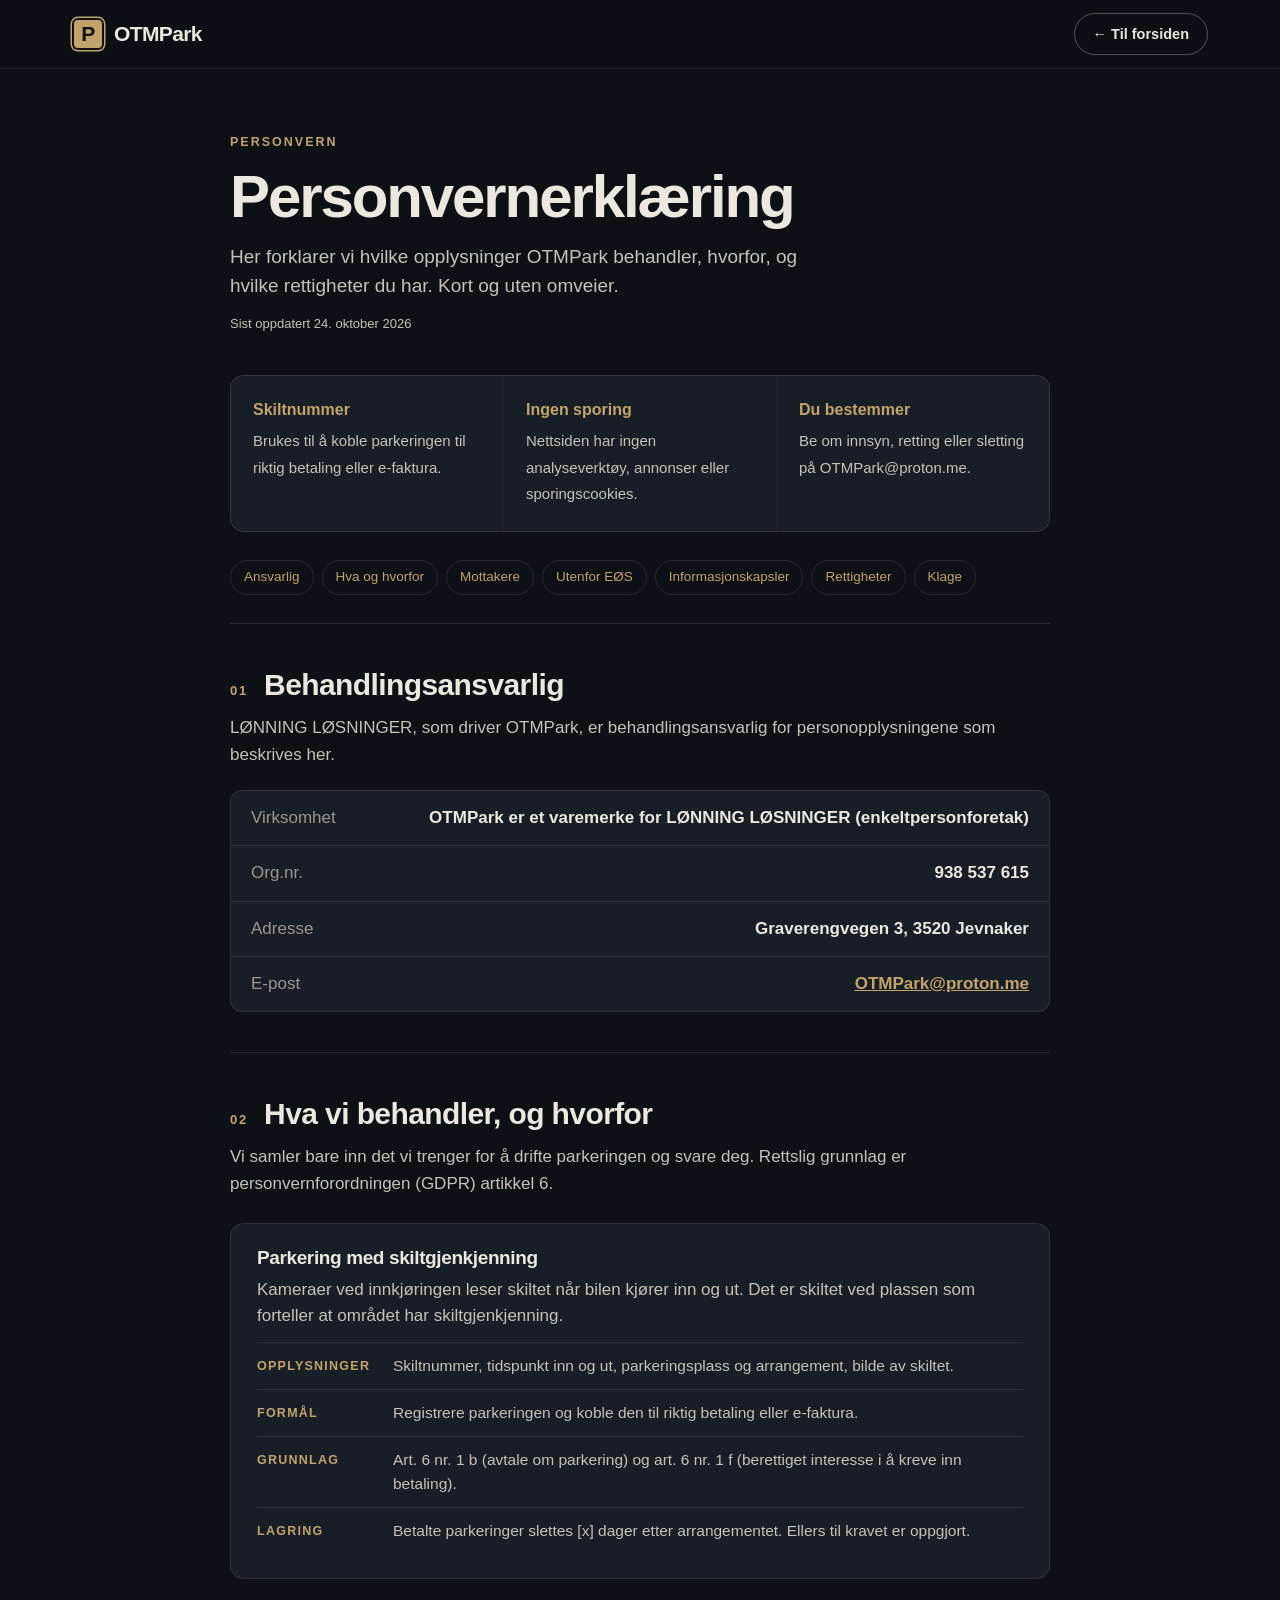
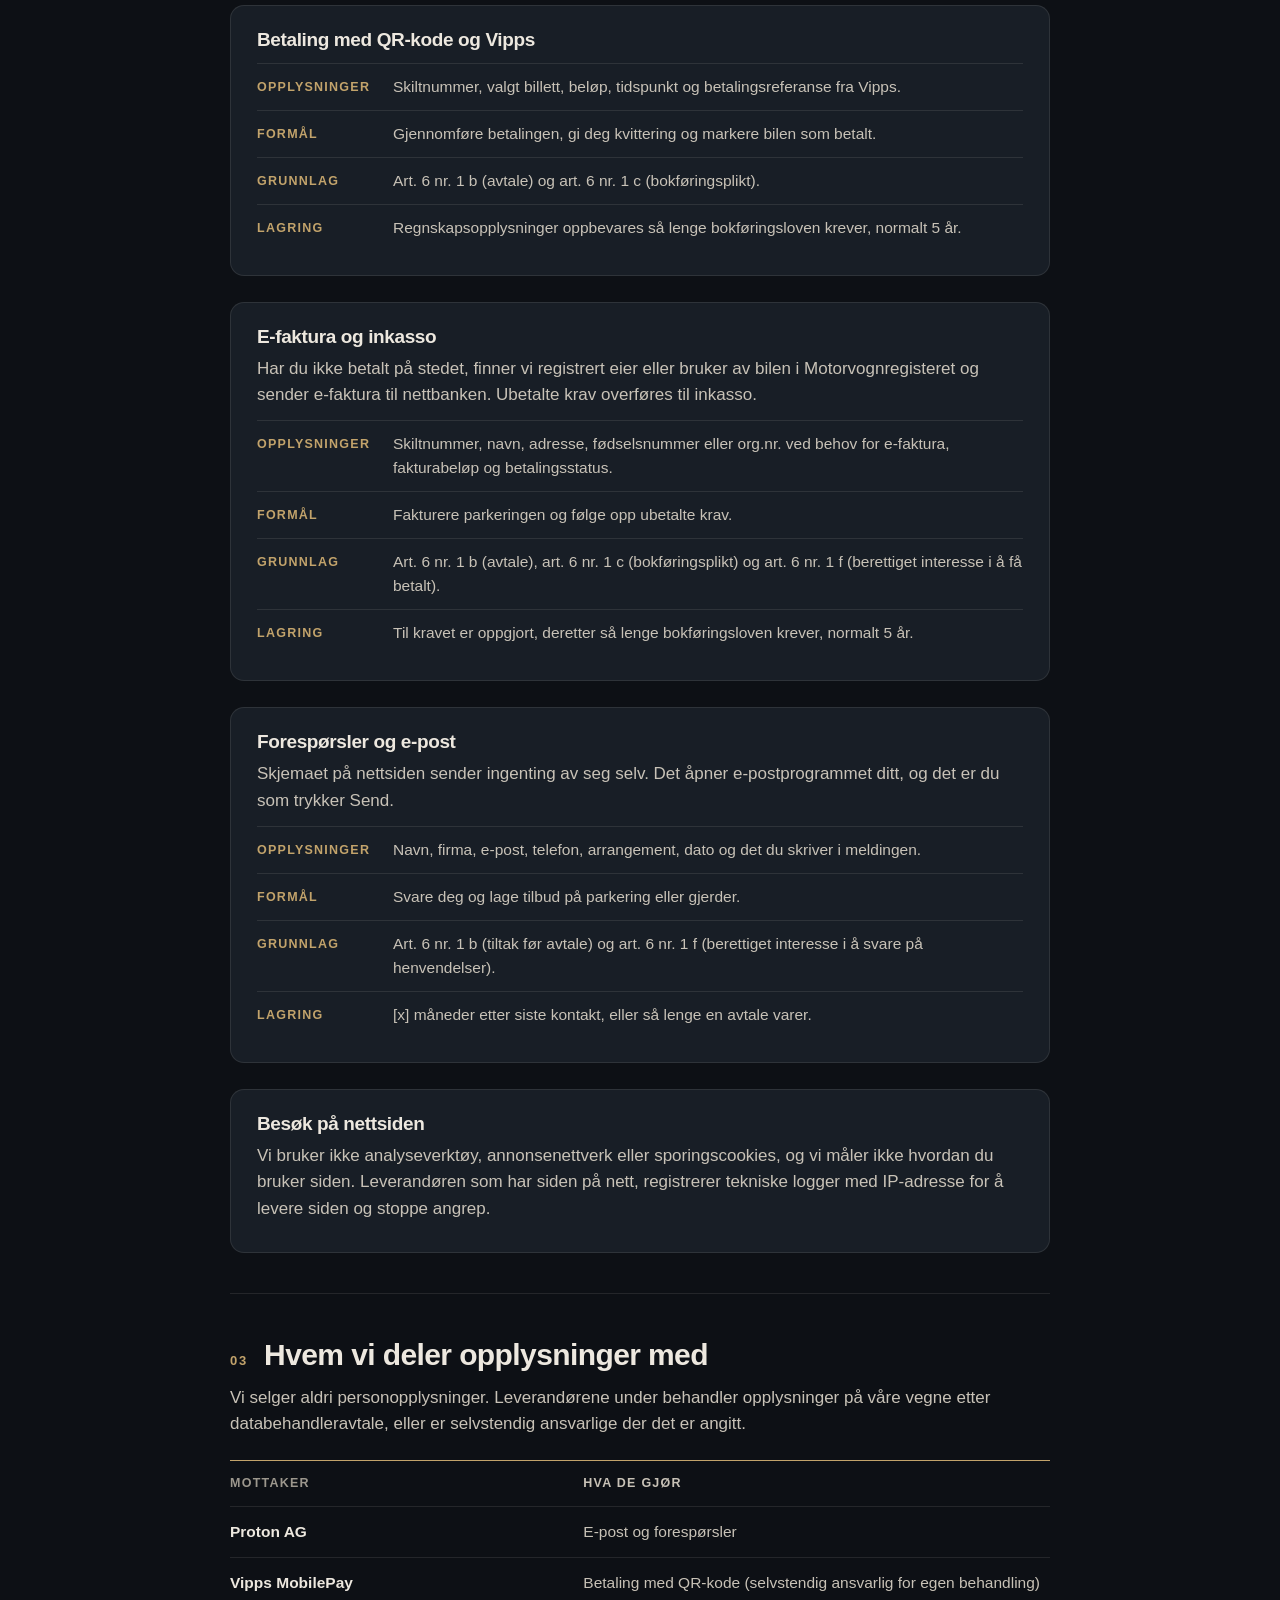
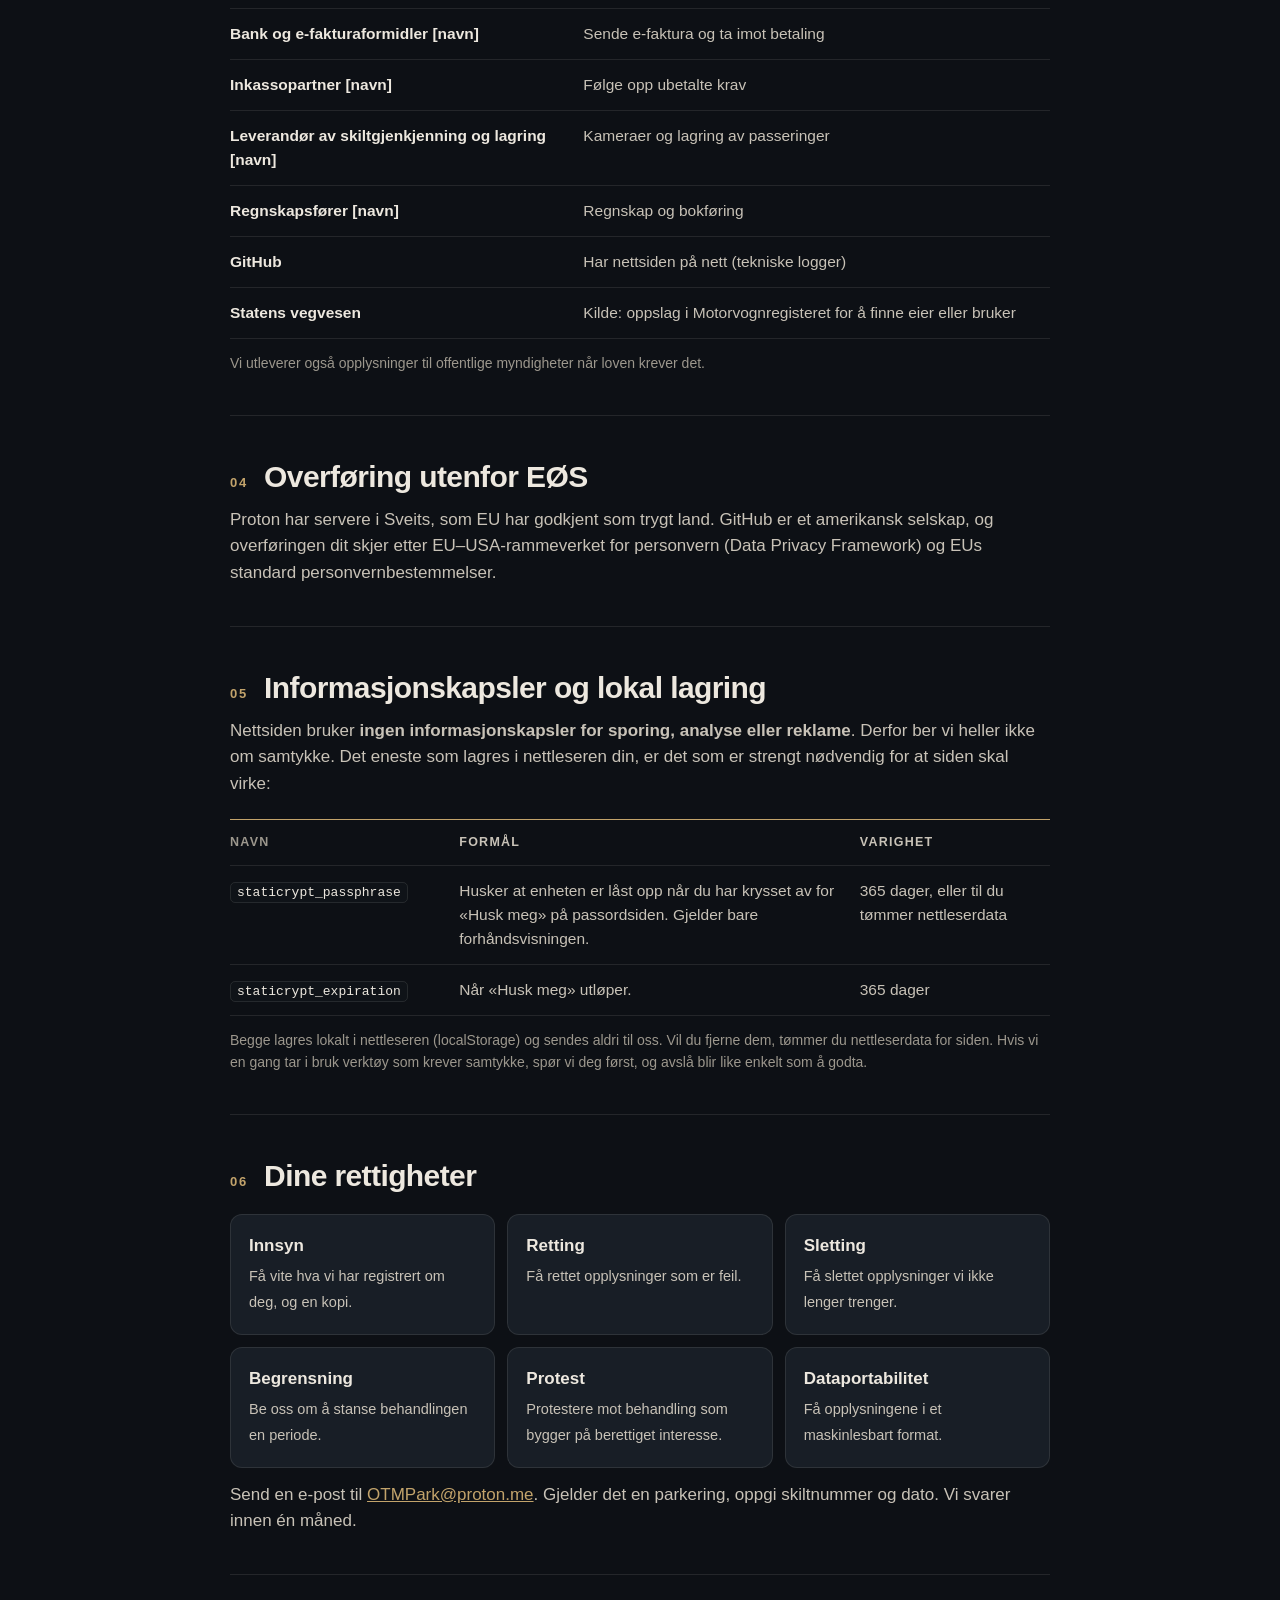
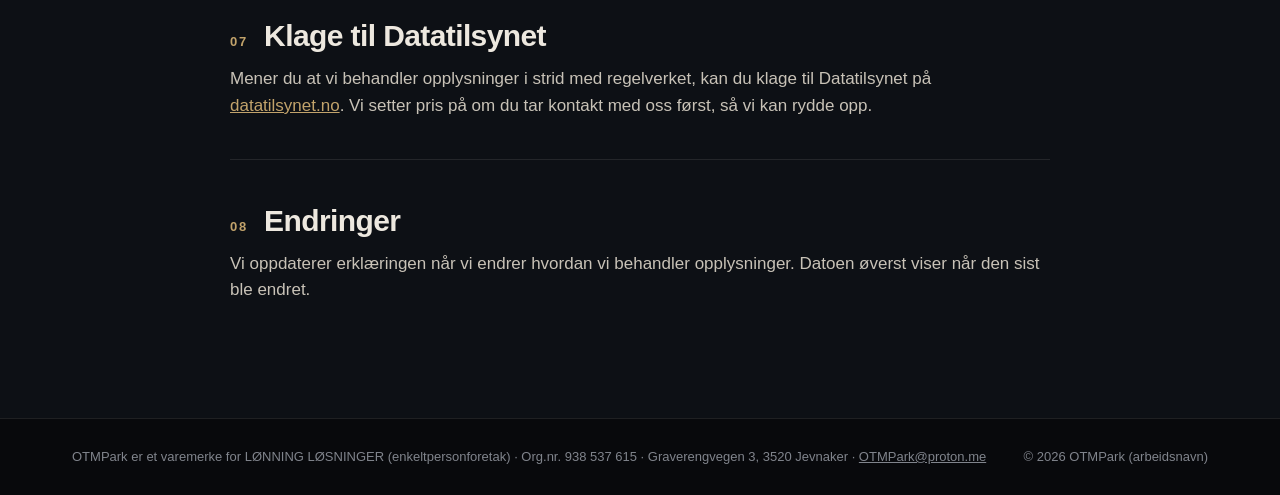
<file: personvern.html>
<!doctype html>
<html lang="nb">
<head>
<meta charset="utf-8">
<meta name="viewport" content="width=device-width, initial-scale=1">
<title>Personvernerklæring – OTMPark</title>
<meta name="description" content="Slik behandler OTMPark personopplysninger: skiltgjenkjenning, betaling, e-faktura, forespørsler og dine rettigheter.">
<style>
:root{--ink:#EDE8DF;--ink2:#C8C2B7;--mut:#9C978D;--line:rgba(237,232,223,.10);--bg:#0D1015;--surf:#181E26;--blue:#C2A36B;--on-acc:#14110B;--font:-apple-system,BlinkMacSystemFont,"Segoe UI",Roboto,"Helvetica Neue",Arial,sans-serif}
*{box-sizing:border-box}html{scroll-behavior:smooth}
body{margin:0;font-family:var(--font);color:var(--ink);background:var(--bg);font-size:17px;line-height:1.55;-webkit-font-smoothing:antialiased}
::selection{background:var(--blue);color:var(--on-acc)}
h1,h2,h3{margin:0;letter-spacing:-.02em;line-height:1.1}p{margin:0}a{color:inherit}
.wrap{max-width:1200px;margin:0 auto;padding:0 32px}
.kicker{font-size:12.5px;font-weight:600;color:var(--blue);margin-bottom:14px;text-transform:uppercase;letter-spacing:.16em}
.bar{position:sticky;top:0;z-index:5;background:rgba(13,16,21,.94);backdrop-filter:blur(10px);border-bottom:1px solid var(--line)}
.bar .wrap{display:flex;align-items:center;justify-content:space-between;height:68px}
.logo{display:flex;align-items:center;gap:10px;text-decoration:none;font-weight:800;font-size:21px;letter-spacing:-.03em}
.logo .p{width:32px;height:32px;border-radius:6px;background:var(--blue);color:var(--on-acc);display:grid;place-items:center;font-size:21px;font-weight:800;box-shadow:inset 0 0 0 2px #0D1015,0 0 0 1.5px var(--blue)}
.back{font-size:14.5px;font-weight:600;text-decoration:none;border:1px solid rgba(237,232,223,.3);border-radius:999px;padding:9px 18px}
.back:hover{border-color:var(--blue);color:var(--blue)}
main{padding:64px 32px 110px}
footer{border-top:1px solid var(--line);background:#08090C;color:#80848c;font-size:13px;padding:28px 0}
footer .wrap{display:flex;justify-content:space-between;gap:16px;flex-wrap:wrap}
@media (max-width:760px){.wrap{padding:0 20px}main{padding:40px 20px 80px}body{font-size:16px}}
.pv{max-width:820px;margin:0 auto;color:var(--ink)}
.pv-head h1{font-size:clamp(38px,5vw,60px);font-weight:600;letter-spacing:-.035em;line-height:1.02}
.pv-lead{font-size:19px;color:var(--ink2);margin-top:18px;max-width:600px}
.pv-meta{font-size:13px;color:var(--mut);margin-top:14px}
.pv-tldr{display:grid;grid-template-columns:repeat(3,1fr);gap:1px;background:var(--line);border:1px solid var(--line);border-radius:14px;overflow:hidden;margin:40px 0 28px}
.pv-tldr div{background:var(--surf);padding:22px 22px 24px}
.pv-tldr b{display:block;color:var(--blue);font-size:16px;margin-bottom:6px}
.pv-tldr span{font-size:15px;color:var(--ink2)}
.pv-toc{display:flex;flex-wrap:wrap;gap:8px;margin-bottom:12px}
.pv-toc a{font-size:13.5px;text-decoration:none;color:var(--ink2);border:1px solid var(--line);border-radius:999px;padding:6px 13px}
.pv-toc a:hover{border-color:var(--blue);color:var(--blue)}
.pv section{scroll-margin-top:84px;padding:44px 0 4px;border-top:1px solid var(--line);margin-top:36px}
.pv section:first-of-type{margin-top:28px}
.pv h2{font-size:clamp(24px,2.6vw,30px);font-weight:600;display:flex;gap:16px;align-items:baseline}
.pv h2 em{font-style:normal;font-size:13px;letter-spacing:.14em;color:var(--blue);font-weight:600}
.pv h3{font-size:19px;margin:0 0 8px}
.pv p{color:var(--ink2);margin-top:14px}
.pv a{color:var(--blue)}
.pv code{font:13px ui-monospace,SFMono-Regular,Menlo,monospace;color:var(--ink);background:#0F1318;border:1px solid var(--line);border-radius:5px;padding:2px 6px;word-break:break-all}
.pv-card{margin:22px 0 0;border:1px solid var(--line);border-radius:12px;background:var(--surf)}
.pv-card div{display:flex;justify-content:space-between;gap:20px;padding:14px 20px}
.pv-card div+div{border-top:1px solid var(--line)}
.pv-card dt{color:var(--mut)}.pv-card dd{margin:0;font-weight:600;text-align:right}
.pv-item{margin-top:26px;padding:24px 26px;background:var(--surf);border:1px solid var(--line);border-radius:14px}
.pv-item p{margin-top:0;margin-bottom:6px}
.pv-facts{list-style:none;margin:12px 0 0;padding:0}
.pv-facts li{display:grid;grid-template-columns:120px 1fr;gap:16px;padding:11px 0;border-top:1px solid var(--line);font-size:15.5px;color:var(--ink2)}
.pv-facts li span{color:var(--blue);font-size:12.5px;text-transform:uppercase;letter-spacing:.1em;font-weight:600;padding-top:3px}
.pv-table{margin-top:22px;border-top:1px solid var(--blue);font-size:15.5px}
.pv-table div{display:grid;grid-template-columns:1fr 1.4fr;gap:20px;padding:13px 0;border-bottom:1px solid var(--line)}
.pv-table .th{font-size:12.5px;text-transform:uppercase;letter-spacing:.1em;color:var(--mut);font-weight:600}
.pv-table div span:first-child{font-weight:600}
.pv-table div span+span{color:var(--ink2)}
.pv-ck div{grid-template-columns:1.1fr 2fr 1fr}
.pv-small{font-size:14px;color:var(--mut)!important}
.pv-rights{display:grid;grid-template-columns:repeat(3,1fr);gap:12px;margin-top:22px}
.pv-rights div{border:1px solid var(--line);border-radius:12px;padding:18px;background:var(--surf)}
.pv-rights b{display:block;margin-bottom:4px}
.pv-rights span{font-size:14.5px;color:var(--ink2)}
@media (max-width:760px){
  .pv-tldr,.pv-rights{grid-template-columns:1fr}
  .pv-facts li{grid-template-columns:1fr;gap:2px}
  .pv-table div,.pv-ck div{grid-template-columns:1fr;gap:4px}
  .pv-table .th{display:none!important}
  .pv-item{padding:20px 18px}
  .pv-card div{flex-direction:column;gap:2px}.pv-card dd{text-align:left}
}

</style>
</head>
<body>
<div class="bar"><div class="wrap"><a class="logo" href="./"><span class="p">P</span>OTMPark</a><a class="back" href="./">← Til forsiden</a></div></div>
<main>
<article class="pv">
  <header class="pv-head">
    <div class="kicker">Personvern</div>
    <h1>Personvernerklæring</h1>
    <p class="pv-lead">Her forklarer vi hvilke opplysninger OTMPark behandler, hvorfor, og hvilke rettigheter du har. Kort og uten omveier.</p>
    <p class="pv-meta">Sist oppdatert 24. oktober 2026</p>
  </header>

  <div class="pv-tldr">
    <div><b>Skiltnummer</b><span>Brukes til å koble parkeringen til riktig betaling eller e-faktura.</span></div>
    <div><b>Ingen sporing</b><span>Nettsiden har ingen analyseverktøy, annonser eller sporingscookies.</span></div>
    <div><b>Du bestemmer</b><span>Be om innsyn, retting eller sletting på OTMPark@proton.me.</span></div>
  </div>

  <nav class="pv-toc" aria-label="Innhold">
    <a href="#pv-1">Ansvarlig</a><a href="#pv-2">Hva og hvorfor</a><a href="#pv-3">Mottakere</a><a href="#pv-4">Utenfor EØS</a><a href="#pv-5">Informasjonskapsler</a><a href="#pv-6">Rettigheter</a><a href="#pv-7">Klage</a>
  </nav>

  <section id="pv-1">
    <h2><em>01</em>Behandlingsansvarlig</h2>
    <p>LØNNING LØSNINGER, som driver OTMPark, er behandlingsansvarlig for personopplysningene som beskrives her.</p>
    <dl class="pv-card">
      <div><dt>Virksomhet</dt><dd>OTMPark er et varemerke for LØNNING LØSNINGER (enkeltpersonforetak)</dd></div>
      <div><dt>Org.nr.</dt><dd>938 537 615</dd></div>
      <div><dt>Adresse</dt><dd>Graverengvegen 3, 3520 Jevnaker</dd></div>
      <div><dt>E-post</dt><dd><a href="mailto:OTMPark@proton.me">OTMPark@proton.me</a></dd></div>
    </dl>
  </section>

  <section id="pv-2">
    <h2><em>02</em>Hva vi behandler, og hvorfor</h2>
    <p>Vi samler bare inn det vi trenger for å drifte parkeringen og svare deg. Rettslig grunnlag er personvernforordningen (GDPR) artikkel 6.</p>

    <div class="pv-item">
      <h3>Parkering med skiltgjenkjenning</h3>
      <p>Kameraer ved innkjøringen leser skiltet når bilen kjører inn og ut. Det er skiltet ved plassen som forteller at området har skiltgjenkjenning.</p>
      <ul class="pv-facts">
        <li><span>Opplysninger</span>Skiltnummer, tidspunkt inn og ut, parkeringsplass og arrangement, bilde av skiltet.</li>
        <li><span>Formål</span>Registrere parkeringen og koble den til riktig betaling eller e-faktura.</li>
        <li><span>Grunnlag</span>Art. 6 nr. 1 b (avtale om parkering) og art. 6 nr. 1 f (berettiget interesse i å kreve inn betaling).</li>
        <li><span>Lagring</span>Betalte parkeringer slettes [x] dager etter arrangementet. Ellers til kravet er oppgjort.</li>
      </ul>
    </div>

    <div class="pv-item">
      <h3>Betaling med QR-kode og Vipps</h3>
      <ul class="pv-facts">
        <li><span>Opplysninger</span>Skiltnummer, valgt billett, beløp, tidspunkt og betalingsreferanse fra Vipps.</li>
        <li><span>Formål</span>Gjennomføre betalingen, gi deg kvittering og markere bilen som betalt.</li>
        <li><span>Grunnlag</span>Art. 6 nr. 1 b (avtale) og art. 6 nr. 1 c (bokføringsplikt).</li>
        <li><span>Lagring</span>Regnskapsopplysninger oppbevares så lenge bokføringsloven krever, normalt 5 år.</li>
      </ul>
    </div>

    <div class="pv-item">
      <h3>E-faktura og inkasso</h3>
      <p>Har du ikke betalt på stedet, finner vi registrert eier eller bruker av bilen i Motorvognregisteret og sender e-faktura til nettbanken. Ubetalte krav overføres til inkasso.</p>
      <ul class="pv-facts">
        <li><span>Opplysninger</span>Skiltnummer, navn, adresse, fødselsnummer eller org.nr. ved behov for e-faktura, fakturabeløp og betalingsstatus.</li>
        <li><span>Formål</span>Fakturere parkeringen og følge opp ubetalte krav.</li>
        <li><span>Grunnlag</span>Art. 6 nr. 1 b (avtale), art. 6 nr. 1 c (bokføringsplikt) og art. 6 nr. 1 f (berettiget interesse i å få betalt).</li>
        <li><span>Lagring</span>Til kravet er oppgjort, deretter så lenge bokføringsloven krever, normalt 5 år.</li>
      </ul>
    </div>

    <div class="pv-item">
      <h3>Forespørsler og e-post</h3>
      <p>Skjemaet på nettsiden sender ingenting av seg selv. Det åpner e-postprogrammet ditt, og det er du som trykker Send.</p>
      <ul class="pv-facts">
        <li><span>Opplysninger</span>Navn, firma, e-post, telefon, arrangement, dato og det du skriver i meldingen.</li>
        <li><span>Formål</span>Svare deg og lage tilbud på parkering eller gjerder.</li>
        <li><span>Grunnlag</span>Art. 6 nr. 1 b (tiltak før avtale) og art. 6 nr. 1 f (berettiget interesse i å svare på henvendelser).</li>
        <li><span>Lagring</span>[x] måneder etter siste kontakt, eller så lenge en avtale varer.</li>
      </ul>
    </div>

    <div class="pv-item">
      <h3>Besøk på nettsiden</h3>
      <p>Vi bruker ikke analyseverktøy, annonsenettverk eller sporingscookies, og vi måler ikke hvordan du bruker siden. Leverandøren som har siden på nett, registrerer tekniske logger med IP-adresse for å levere siden og stoppe angrep.</p>
    </div>
  </section>

  <section id="pv-3">
    <h2><em>03</em>Hvem vi deler opplysninger med</h2>
    <p>Vi selger aldri personopplysninger. Leverandørene under behandler opplysninger på våre vegne etter databehandleravtale, eller er selvstendig ansvarlige der det er angitt.</p>
    <div class="pv-table" role="table">
      <div role="row" class="th"><span role="columnheader">Mottaker</span><span role="columnheader">Hva de gjør</span></div>
      <div role="row"><span role="cell">Proton AG</span><span role="cell">E-post og forespørsler</span></div>
      <div role="row"><span role="cell">Vipps MobilePay</span><span role="cell">Betaling med QR-kode (selvstendig ansvarlig for egen behandling)</span></div>
      <div role="row"><span role="cell">Bank og e-fakturaformidler [navn]</span><span role="cell">Sende e-faktura og ta imot betaling</span></div>
      <div role="row"><span role="cell">Inkassopartner [navn]</span><span role="cell">Følge opp ubetalte krav</span></div>
      <div role="row"><span role="cell">Leverandør av skiltgjenkjenning og lagring [navn]</span><span role="cell">Kameraer og lagring av passeringer</span></div>
      <div role="row"><span role="cell">Regnskapsfører [navn]</span><span role="cell">Regnskap og bokføring</span></div>
      <div role="row"><span role="cell">GitHub</span><span role="cell">Har nettsiden på nett (tekniske logger)</span></div>
      <div role="row"><span role="cell">Statens vegvesen</span><span role="cell">Kilde: oppslag i Motorvognregisteret for å finne eier eller bruker</span></div>
    </div>
    <p class="pv-small">Vi utleverer også opplysninger til offentlige myndigheter når loven krever det.</p>
  </section>

  <section id="pv-4">
    <h2><em>04</em>Overføring utenfor EØS</h2>
    <p>Proton har servere i Sveits, som EU har godkjent som trygt land. GitHub er et amerikansk selskap, og overføringen dit skjer etter EU–USA-rammeverket for personvern (Data Privacy Framework) og EUs standard personvernbestemmelser.</p>
  </section>

  <section id="pv-5">
    <h2><em>05</em>Informasjonskapsler og lokal lagring</h2>
    <p>Nettsiden bruker <b>ingen informasjonskapsler for sporing, analyse eller reklame</b>. Derfor ber vi heller ikke om samtykke. Det eneste som lagres i nettleseren din, er det som er strengt nødvendig for at siden skal virke:</p>
    <div class="pv-table pv-ck" role="table">
      <div role="row" class="th"><span role="columnheader">Navn</span><span role="columnheader">Formål</span><span role="columnheader">Varighet</span></div>
      <div role="row"><span role="cell"><code>staticrypt_passphrase</code></span><span role="cell">Husker at enheten er låst opp når du har krysset av for «Husk meg» på passordsiden. Gjelder bare forhåndsvisningen.</span><span role="cell">365 dager, eller til du tømmer nettleserdata</span></div>
      <div role="row"><span role="cell"><code>staticrypt_expiration</code></span><span role="cell">Når «Husk meg» utløper.</span><span role="cell">365 dager</span></div>
    </div>
    <p class="pv-small">Begge lagres lokalt i nettleseren (localStorage) og sendes aldri til oss. Vil du fjerne dem, tømmer du nettleserdata for siden. Hvis vi en gang tar i bruk verktøy som krever samtykke, spør vi deg først, og avslå blir like enkelt som å godta.</p>
  </section>

  <section id="pv-6">
    <h2><em>06</em>Dine rettigheter</h2>
    <div class="pv-rights">
      <div><b>Innsyn</b><span>Få vite hva vi har registrert om deg, og en kopi.</span></div>
      <div><b>Retting</b><span>Få rettet opplysninger som er feil.</span></div>
      <div><b>Sletting</b><span>Få slettet opplysninger vi ikke lenger trenger.</span></div>
      <div><b>Begrensning</b><span>Be oss om å stanse behandlingen en periode.</span></div>
      <div><b>Protest</b><span>Protestere mot behandling som bygger på berettiget interesse.</span></div>
      <div><b>Dataportabilitet</b><span>Få opplysningene i et maskinlesbart format.</span></div>
    </div>
    <p>Send en e-post til <a href="mailto:OTMPark@proton.me">OTMPark@proton.me</a>. Gjelder det en parkering, oppgi skiltnummer og dato. Vi svarer innen én måned.</p>
  </section>

  <section id="pv-7">
    <h2><em>07</em>Klage til Datatilsynet</h2>
    <p>Mener du at vi behandler opplysninger i strid med regelverket, kan du klage til Datatilsynet på <a href="https://www.datatilsynet.no" target="_blank" rel="noopener">datatilsynet.no</a>. Vi setter pris på om du tar kontakt med oss først, så vi kan rydde opp.</p>
  </section>

  <section>
    <h2><em>08</em>Endringer</h2>
    <p>Vi oppdaterer erklæringen når vi endrer hvordan vi behandler opplysninger. Datoen øverst viser når den sist ble endret.</p>
  </section>
</article>

</main>
<footer><div class="wrap"><span>OTMPark er et varemerke for LØNNING LØSNINGER (enkeltpersonforetak) · Org.nr. 938 537 615 · Graverengvegen 3, 3520 Jevnaker · <a href="mailto:OTMPark@proton.me">OTMPark@proton.me</a></span><span>© 2026 OTMPark (arbeidsnavn)</span></div></footer>
</body>
</html>
</file>
